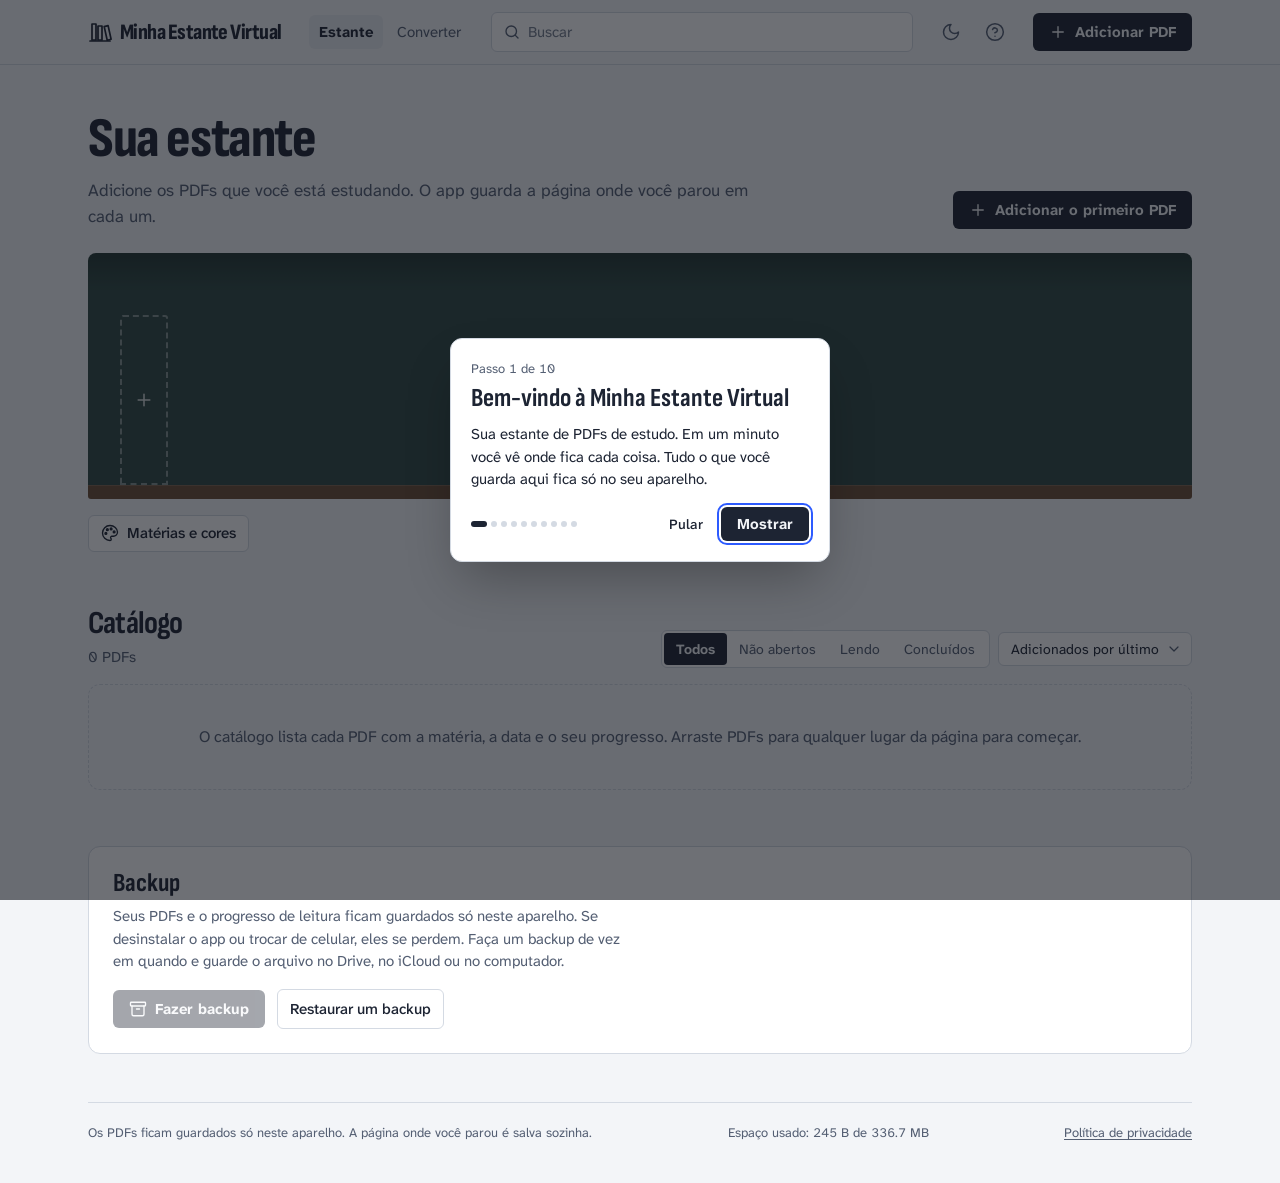
<file: index.html>
<!doctype html>
<html lang="pt-BR">
<head>
  <meta charset="utf-8" />
  <meta name="viewport" content="width=device-width, initial-scale=1, viewport-fit=cover" />
  <title>Minha Estante Virtual</title>
  <meta name="description" content="Sua estante de PDFs de estudo, com marcador de página e conversor de arquivos. Tudo fica salvo no seu aparelho." />

  <!-- Tema: "light dark" segue o sistema; "light"/"dark" é uma escolha manual salva -->
  <meta name="color-scheme" content="light dark" />
  <script>
    try {
      var t = (localStorage.getItem('studyshelf:theme') || '').replace(/"/g, '');
      if (t === 'light' || t === 'dark') document.querySelector('meta[name="color-scheme"]').content = t;
    } catch (e) {}
  </script>
  <meta name="theme-color" content="#f3f5f8" media="(prefers-color-scheme: light)" />
  <meta name="theme-color" content="#131821" media="(prefers-color-scheme: dark)" />

  <!-- App instalável: Android/Chrome usam o manifest; o iPhone usa as metas apple-* -->
  <link rel="manifest" href="./manifest.webmanifest" />
  <link rel="icon" type="image/png" sizes="192x192" href="./icons/icon-192.png" />
  <link rel="apple-touch-icon" href="./icons/apple-touch-icon.png" />
  <meta name="mobile-web-app-capable" content="yes" />
  <meta name="apple-mobile-web-app-capable" content="yes" />
  <meta name="apple-mobile-web-app-status-bar-style" content="default" />
  <meta name="apple-mobile-web-app-title" content="Minha Estante" />

  <link rel="stylesheet" href="./app-QDQ3NKWQ.css" />
  <script src="./vendor/pdf.min.js" integrity="sha384-/1qUCSGwTur9vjf/z9lmu/eCUYbpOTgSjmpbMQZ1/CtX2v/WcAIKqRv+U1DUCG6e"></script>
  <script defer src="./app-KMO3PMIP.js" integrity="sha384-W4nHNPe8ifDF3hk4KyrdIs7UCrK+WzRCNPFfvN2YhzIUEKnEKKd/jh9ORHpsULso"></script>
</head>
<body class="bg-paper text-ink font-sans">
  <div id="root">
    <div style="display:flex;height:100vh;align-items:center;justify-content:center;font-family:system-ui;color:#586275">Abrindo a estante…</div>
  </div>
  <noscript>Este aplicativo precisa de JavaScript habilitado.</noscript>
  <p class="sr-only">Avisos para leitores de tela</p>
  <div id="sr-live" class="sr-only" aria-live="polite"></div>
</body>
</html>
</file>
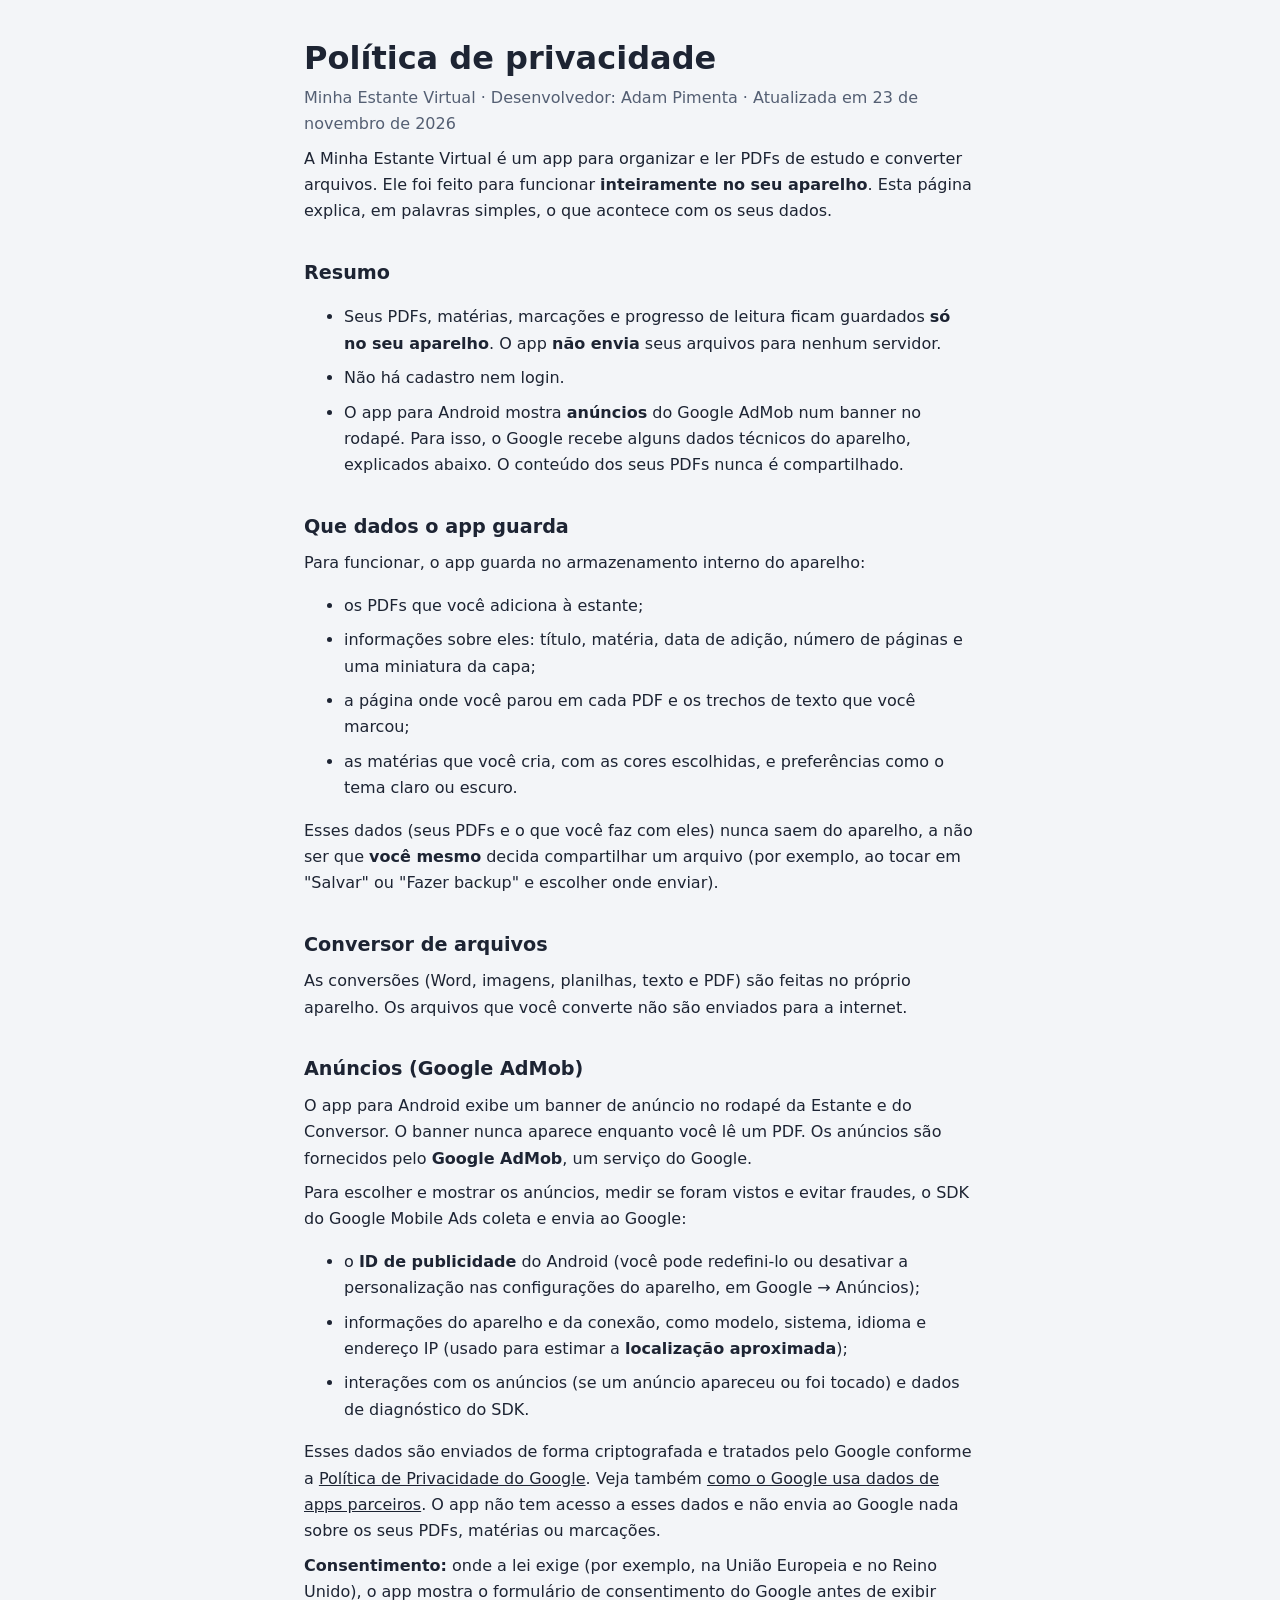
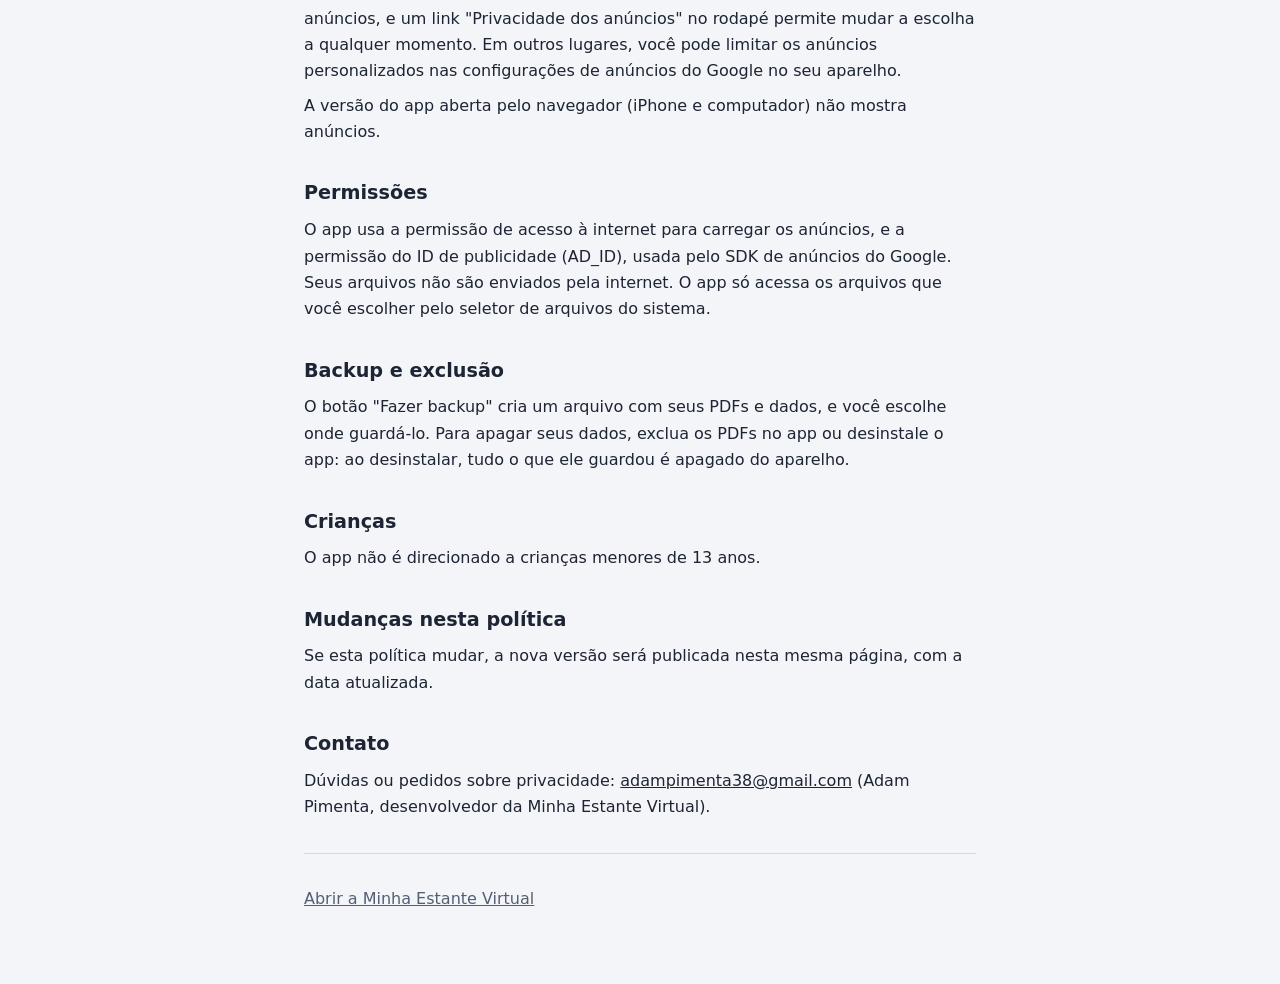
<file: privacidade.html>
<!doctype html>
<html lang="pt-BR">
<head>
  <meta charset="utf-8" />
  <meta name="viewport" content="width=device-width, initial-scale=1" />
  <meta name="color-scheme" content="light dark" />
  <title>Política de privacidade · Minha Estante Virtual</title>
  <style>
    :root { color-scheme: light dark; --bg: #f3f5f8; --fg: #1d2433; --muted: #545f73; --line: #d4dae3; }
    @media (prefers-color-scheme: dark) { :root { --bg: #131821; --fg: #e7eaf0; --muted: #9ea7b8; --line: #323b4b; } }
    body { margin: 0; background: var(--bg); color: var(--fg); font: 16px/1.65 system-ui, -apple-system, "Segoe UI", Roboto, sans-serif; }
    main { max-width: 42rem; margin: 0 auto; padding: 2.5rem 1rem 4rem; }
    h1 { font-size: 2rem; line-height: 1.15; margin: 0 0 .25rem; }
    h2 { font-size: 1.2rem; margin: 2rem 0 .5rem; }
    p, li { margin: .5rem 0; }
    .muted { color: var(--muted); }
    hr { border: 0; border-top: 1px solid var(--line); margin: 2rem 0; }
    a { color: inherit; }
  </style>
</head>
<body>
<main>
  <h1>Política de privacidade</h1>
  <p class="muted">Minha Estante Virtual · Desenvolvedor: Adam Pimenta · Atualizada em 23 de novembro de 2026</p>

  <p>A Minha Estante Virtual é um app para organizar e ler PDFs de estudo e converter arquivos.
     Ele foi feito para funcionar <strong>inteiramente no seu aparelho</strong>. Esta página explica, em palavras simples,
     o que acontece com os seus dados.</p>

  <h2>Resumo</h2>
  <ul>
    <li>Seus PDFs, matérias, marcações e progresso de leitura ficam guardados <strong>só no seu aparelho</strong>.
        O app <strong>não envia</strong> seus arquivos para nenhum servidor.</li>
    <li>Não há cadastro nem login.</li>
    <li>O app para Android mostra <strong>anúncios</strong> do Google AdMob num banner no rodapé.
        Para isso, o Google recebe alguns dados técnicos do aparelho, explicados abaixo. O conteúdo dos seus PDFs nunca é compartilhado.</li>
  </ul>

  <h2>Que dados o app guarda</h2>
  <p>Para funcionar, o app guarda no armazenamento interno do aparelho:</p>
  <ul>
    <li>os PDFs que você adiciona à estante;</li>
    <li>informações sobre eles: título, matéria, data de adição, número de páginas e uma miniatura da capa;</li>
    <li>a página onde você parou em cada PDF e os trechos de texto que você marcou;</li>
    <li>as matérias que você cria, com as cores escolhidas, e preferências como o tema claro ou escuro.</li>
  </ul>
  <p>Esses dados (seus PDFs e o que você faz com eles) nunca saem do aparelho, a não ser que <strong>você mesmo</strong> decida compartilhar um arquivo
     (por exemplo, ao tocar em "Salvar" ou "Fazer backup" e escolher onde enviar).</p>

  <h2>Conversor de arquivos</h2>
  <p>As conversões (Word, imagens, planilhas, texto e PDF) são feitas no próprio aparelho.
     Os arquivos que você converte não são enviados para a internet.</p>

  <h2>Anúncios (Google AdMob)</h2>
  <p>O app para Android exibe um banner de anúncio no rodapé da Estante e do Conversor. O banner nunca aparece
     enquanto você lê um PDF. Os anúncios são fornecidos pelo <strong>Google AdMob</strong>, um serviço do Google.</p>
  <p>Para escolher e mostrar os anúncios, medir se foram vistos e evitar fraudes, o SDK do Google Mobile Ads coleta e envia ao Google:</p>
  <ul>
    <li>o <strong>ID de publicidade</strong> do Android (você pode redefini-lo ou desativar a personalização nas configurações do aparelho, em Google → Anúncios);</li>
    <li>informações do aparelho e da conexão, como modelo, sistema, idioma e endereço IP (usado para estimar a <strong>localização aproximada</strong>);</li>
    <li>interações com os anúncios (se um anúncio apareceu ou foi tocado) e dados de diagnóstico do SDK.</li>
  </ul>
  <p>Esses dados são enviados de forma criptografada e tratados pelo Google conforme a
     <a href="https://policies.google.com/privacy" rel="noopener">Política de Privacidade do Google</a>.
     Veja também <a href="https://policies.google.com/technologies/partner-sites" rel="noopener">como o Google usa dados de apps parceiros</a>.
     O app não tem acesso a esses dados e não envia ao Google nada sobre os seus PDFs, matérias ou marcações.</p>
  <p><strong>Consentimento:</strong> onde a lei exige (por exemplo, na União Europeia e no Reino Unido), o app mostra o formulário de
     consentimento do Google antes de exibir anúncios, e um link "Privacidade dos anúncios" no rodapé permite mudar a escolha a qualquer momento.
     Em outros lugares, você pode limitar os anúncios personalizados nas configurações de anúncios do Google no seu aparelho.</p>
  <p>A versão do app aberta pelo navegador (iPhone e computador) não mostra anúncios.</p>

  <h2>Permissões</h2>
  <p>O app usa a permissão de acesso à internet para carregar os anúncios, e a permissão do ID de publicidade (AD_ID), usada pelo SDK de anúncios do Google.
     Seus arquivos não são enviados pela internet. O app só acessa os arquivos que você escolher pelo seletor de arquivos do sistema.</p>

  <h2>Backup e exclusão</h2>
  <p>O botão "Fazer backup" cria um arquivo com seus PDFs e dados, e você escolhe onde guardá-lo.
     Para apagar seus dados, exclua os PDFs no app ou desinstale o app: ao desinstalar, tudo o que ele guardou é apagado do aparelho.</p>

  <h2>Crianças</h2>
  <p>O app não é direcionado a crianças menores de 13 anos.</p>

  <h2>Mudanças nesta política</h2>
  <p>Se esta política mudar, a nova versão será publicada nesta mesma página, com a data atualizada.</p>

  <h2>Contato</h2>
  <p>Dúvidas ou pedidos sobre privacidade: <a href="mailto:adampimenta38@gmail.com">adampimenta38@gmail.com</a> (Adam Pimenta, desenvolvedor da Minha Estante Virtual).</p>

  <hr />
  <p class="muted"><a href="./">Abrir a Minha Estante Virtual</a></p>
</main>
</body>
</html>
</file>
<file: app-QDQ3NKWQ.css>
@font-face{font-family:Sofia Sans Condensed;font-style:normal;font-display:swap;font-weight:500;src:url("./fonts/sofia-sans-condensed-latin-500-normal-YVFYUEAA.woff2") format("woff2"),url("./fonts/sofia-sans-condensed-latin-500-normal-WGXWJX6C.woff") format("woff")}@font-face{font-family:Sofia Sans Condensed;font-style:normal;font-display:swap;font-weight:600;src:url("./fonts/sofia-sans-condensed-latin-600-normal-QVVHUKLV.woff2") format("woff2"),url("./fonts/sofia-sans-condensed-latin-600-normal-MYMBD54Z.woff") format("woff")}@font-face{font-family:Sofia Sans Condensed;font-style:normal;font-display:swap;font-weight:700;src:url("./fonts/sofia-sans-condensed-latin-700-normal-CB3JV3RO.woff2") format("woff2"),url("./fonts/sofia-sans-condensed-latin-700-normal-WTJ4OAGL.woff") format("woff")}@font-face{font-family:Sofia Sans Condensed;font-style:normal;font-display:swap;font-weight:800;src:url("./fonts/sofia-sans-condensed-latin-800-normal-X5XIRJOZ.woff2") format("woff2"),url("./fonts/sofia-sans-condensed-latin-800-normal-4KVBNP4C.woff") format("woff")}@font-face{font-family:Sofia Sans Condensed;font-style:normal;font-display:swap;font-weight:700;src:url("./fonts/sofia-sans-condensed-latin-ext-700-normal-7J2FKXD2.woff2") format("woff2"),url("./fonts/sofia-sans-condensed-latin-ext-700-normal-3FLWSO72.woff") format("woff")}@font-face{font-family:Atkinson Hyperlegible Next;font-style:normal;font-display:swap;font-weight:400;src:url("./fonts/atkinson-hyperlegible-next-latin-400-normal-XD2DM5SQ.woff2") format("woff2"),url("./fonts/atkinson-hyperlegible-next-latin-400-normal-T2TIKS3B.woff") format("woff")}@font-face{font-family:Atkinson Hyperlegible Next;font-style:normal;font-display:swap;font-weight:500;src:url("./fonts/atkinson-hyperlegible-next-latin-500-normal-HSKVGJQV.woff2") format("woff2"),url("./fonts/atkinson-hyperlegible-next-latin-500-normal-KMFNKJL7.woff") format("woff")}@font-face{font-family:Atkinson Hyperlegible Next;font-style:normal;font-display:swap;font-weight:700;src:url("./fonts/atkinson-hyperlegible-next-latin-700-normal-U2M2LX7A.woff2") format("woff2"),url("./fonts/atkinson-hyperlegible-next-latin-700-normal-XRIDMOST.woff") format("woff")}@font-face{font-family:Atkinson Hyperlegible Next;font-style:normal;font-display:swap;font-weight:400;src:url("./fonts/atkinson-hyperlegible-next-latin-ext-400-normal-RX4DU7WU.woff2") format("woff2"),url("./fonts/atkinson-hyperlegible-next-latin-ext-400-normal-6Z4N5DRF.woff") format("woff")}*,:after,:before{box-sizing:border-box;border:0 solid #e5e7eb}:after,:before{--tw-content:""}:host,html{line-height:1.5;-webkit-text-size-adjust:100%;-moz-tab-size:4;-o-tab-size:4;tab-size:4;font-family:Atkinson Hyperlegible Next,system-ui,sans-serif;font-feature-settings:normal;font-variation-settings:normal;-webkit-tap-highlight-color:transparent}body{margin:0;line-height:inherit}hr{height:0;color:inherit;border-top-width:1px}abbr:where([title]){-webkit-text-decoration:underline dotted;text-decoration:underline dotted}h1,h2,h3,h4,h5,h6{font-size:inherit;font-weight:inherit}a{color:inherit;text-decoration:inherit}b,strong{font-weight:bolder}code,kbd,pre,samp{font-family:ui-monospace,SFMono-Regular,Menlo,Monaco,Consolas,Liberation Mono,Courier New,monospace;font-feature-settings:normal;font-variation-settings:normal;font-size:1em}small{font-size:80%}sub,sup{font-size:75%;line-height:0;position:relative;vertical-align:initial}sub{bottom:-.25em}sup{top:-.5em}table{text-indent:0;border-color:inherit;border-collapse:collapse}button,input,optgroup,select,textarea{font-family:inherit;font-feature-settings:inherit;font-variation-settings:inherit;font-size:100%;font-weight:inherit;line-height:inherit;letter-spacing:inherit;color:inherit;margin:0;padding:0}button,select{text-transform:none}button,input:where([type=button]),input:where([type=reset]),input:where([type=submit]){-webkit-appearance:button;background-color:initial;background-image:none}:-moz-focusring{outline:auto}:-moz-ui-invalid{box-shadow:none}progress{vertical-align:initial}::-webkit-inner-spin-button,::-webkit-outer-spin-button{height:auto}[type=search]{-webkit-appearance:textfield;outline-offset:-2px}::-webkit-search-decoration{-webkit-appearance:none}::-webkit-file-upload-button{-webkit-appearance:button;font:inherit}summary{display:list-item}blockquote,dd,dl,figure,h1,h2,h3,h4,h5,h6,hr,p,pre{margin:0}fieldset{margin:0}fieldset,legend{padding:0}menu,ol,ul{list-style:none;margin:0;padding:0}dialog{padding:0}textarea{resize:vertical}input::-moz-placeholder,textarea::-moz-placeholder{opacity:1;color:#9ca3af}input::placeholder,textarea::placeholder{opacity:1;color:#9ca3af}[role=button],button{cursor:pointer}:disabled{cursor:default}audio,canvas,embed,iframe,img,object,svg,video{display:block;vertical-align:middle}img,video{max-width:100%;height:auto}[hidden]{display:none}*,::backdrop,:after,:before{--tw-border-spacing-x:0;--tw-border-spacing-y:0;--tw-translate-x:0;--tw-translate-y:0;--tw-rotate:0;--tw-skew-x:0;--tw-skew-y:0;--tw-scale-x:1;--tw-scale-y:1;--tw-pan-x: ;--tw-pan-y: ;--tw-pinch-zoom: ;--tw-scroll-snap-strictness:proximity;--tw-gradient-from-position: ;--tw-gradient-via-position: ;--tw-gradient-to-position: ;--tw-ordinal: ;--tw-slashed-zero: ;--tw-numeric-figure: ;--tw-numeric-spacing: ;--tw-numeric-fraction: ;--tw-ring-inset: ;--tw-ring-offset-width:0px;--tw-ring-offset-color:#fff;--tw-ring-color:#3b82f680;--tw-ring-offset-shadow:0 0 #0000;--tw-ring-shadow:0 0 #0000;--tw-shadow:0 0 #0000;--tw-shadow-colored:0 0 #0000;--tw-blur: ;--tw-brightness: ;--tw-contrast: ;--tw-grayscale: ;--tw-hue-rotate: ;--tw-invert: ;--tw-saturate: ;--tw-sepia: ;--tw-drop-shadow: ;--tw-backdrop-blur: ;--tw-backdrop-brightness: ;--tw-backdrop-contrast: ;--tw-backdrop-grayscale: ;--tw-backdrop-hue-rotate: ;--tw-backdrop-invert: ;--tw-backdrop-opacity: ;--tw-backdrop-saturate: ;--tw-backdrop-sepia: ;--tw-contain-size: ;--tw-contain-layout: ;--tw-contain-paint: ;--tw-contain-style: }.container{width:100%}@media (min-width:640px){.container{max-width:640px}}@media (min-width:768px){.container{max-width:768px}}@media (min-width:1024px){.container{max-width:1024px}}@media (min-width:1280px){.container{max-width:1280px}}@media (min-width:1536px){.container{max-width:1536px}}.sr-only{position:absolute;width:1px;height:1px;padding:0;margin:-1px;overflow:hidden;clip:rect(0,0,0,0);white-space:nowrap;border-width:0}.pointer-events-none{pointer-events:none}.pointer-events-auto{pointer-events:auto}.\!visible{visibility:visible!important}.visible{visibility:visible}.invisible{visibility:hidden}.fixed{position:fixed}.absolute{position:absolute}.relative{position:relative}.sticky{position:sticky}.inset-0{inset:0}.inset-auto{inset:auto}.inset-x-0{left:0;right:0}.-right-0\.5{right:-.125rem}.-top-0\.5{top:-.125rem}.-top-4{top:-1rem}.bottom-0{bottom:0}.bottom-2{bottom:.5rem}.bottom-8{bottom:2rem}.bottom-\[calc\(1rem\+env\(safe-area-inset-bottom\)\)\]{bottom:calc(1rem + env(safe-area-inset-bottom))}.bottom-\[calc\(1rem\+env\(safe-area-inset-bottom\)\+var\(--ad-h\,0px\)\)\]{bottom:calc(1rem + env(safe-area-inset-bottom) + var(--ad-h,0px))}.left-0{left:0}.left-3{left:.75rem}.left-4{left:1rem}.right-2\.5{right:.625rem}.right-4{right:1rem}.right-\[22\%\]{right:22%}.top-0{top:0}.top-1\/2{top:50%}.top-3{top:.75rem}.top-7{top:1.75rem}.top-\[17px\]{top:17px}.z-20{z-index:20}.z-30{z-index:30}.z-\[1\]{z-index:1}.z-\[3\]{z-index:3}.z-\[60\]{z-index:60}.z-\[65\]{z-index:65}.col-span-2{grid-column:span 2/span 2}.col-start-2{grid-column-start:2}.col-start-3{grid-column-start:3}.row-span-2{grid-row:span 2/span 2}.m-0{margin:0}.m-auto{margin:auto}.-mx-1\.5{margin-left:-.375rem;margin-right:-.375rem}.-my-1{margin-top:-.25rem;margin-bottom:-.25rem}.mx-1{margin-left:.25rem;margin-right:.25rem}.mx-auto{margin-left:auto;margin-right:auto}.my-3{margin-top:.75rem;margin-bottom:.75rem}.mb-0{margin-bottom:0}.mb-1{margin-bottom:.25rem}.mb-1\.5{margin-bottom:.375rem}.mb-2{margin-bottom:.5rem}.mb-3{margin-bottom:.75rem}.mb-4{margin-bottom:1rem}.mb-6{margin-bottom:1.5rem}.mb-8{margin-bottom:2rem}.ml-12{margin-left:3rem}.ml-3{margin-left:.75rem}.ml-4{margin-left:1rem}.ml-auto{margin-left:auto}.mr-auto{margin-right:auto}.mt-0\.5{margin-top:.125rem}.mt-1{margin-top:.25rem}.mt-1\.5{margin-top:.375rem}.mt-10{margin-top:2.5rem}.mt-12{margin-top:3rem}.mt-14{margin-top:3.5rem}.mt-2{margin-top:.5rem}.mt-3{margin-top:.75rem}.mt-4{margin-top:1rem}.mt-5{margin-top:1.25rem}.mt-6{margin-top:1.5rem}.mt-7{margin-top:1.75rem}.mt-auto{margin-top:auto}.box-content{box-sizing:initial}.line-clamp-4{overflow:hidden;display:-webkit-box;-webkit-box-orient:vertical;-webkit-line-clamp:4}.block{display:block}.inline{display:inline}.flex{display:flex}.inline-flex{display:inline-flex}.table{display:table}.grid{display:grid}.hidden{display:none}.h-1{height:.25rem}.h-1\.5{height:.375rem}.h-11{height:2.75rem}.h-14{height:3.5rem}.h-16{height:4rem}.h-3{height:.75rem}.h-3\.5{height:.875rem}.h-4{height:1rem}.h-5{height:1.25rem}.h-6{height:1.5rem}.h-7{height:1.75rem}.h-8{height:2rem}.h-9{height:2.25rem}.h-\[170px\]{height:170px}.h-\[18px\]{height:18px}.h-\[232px\]{height:232px}.h-\[52px\]{height:52px}.h-full{height:100%}.h-px{height:1px}.max-h-\[72\%\]{max-height:72%}.max-h-\[92vh\]{max-height:92vh}.max-h-none{max-height:none}.min-h-0{min-height:0}.min-h-screen{min-height:100vh}.w-1\.5{width:.375rem}.w-10{width:2.5rem}.w-12{width:3rem}.w-14{width:3.5rem}.w-2{width:.5rem}.w-2\.5{width:.625rem}.w-3\.5{width:.875rem}.w-4{width:1rem}.w-40{width:10rem}.w-5{width:1.25rem}.w-6{width:1.5rem}.w-7{width:1.75rem}.w-8{width:2rem}.w-9{width:2.25rem}.w-\[100px\]{width:100px}.w-\[18px\]{width:18px}.w-\[5px\]{width:5px}.w-auto{width:auto}.w-full{width:100%}.w-max{width:-moz-max-content;width:max-content}.min-w-0{min-width:0}.min-w-\[16px\]{min-width:16px}.min-w-\[180px\]{min-width:180px}.min-w-full{min-width:100%}.max-w-2xl{max-width:42rem}.max-w-3xl{max-width:48rem}.max-w-6xl{max-width:72rem}.max-w-full{max-width:100%}.max-w-md{max-width:28rem}.max-w-none{max-width:none}.max-w-prose{max-width:65ch}.max-w-sm{max-width:24rem}.max-w-xl{max-width:36rem}.flex-1{flex:1 1 0%}.shrink-0{flex-shrink:0}.-translate-y-1\/2{--tw-translate-y:-50%}.-translate-y-1\/2,.transform{transform:translate(var(--tw-translate-x),var(--tw-translate-y)) rotate(var(--tw-rotate)) skew(var(--tw-skew-x)) skewY(var(--tw-skew-y)) scaleX(var(--tw-scale-x)) scaleY(var(--tw-scale-y))}@keyframes pop{0%{opacity:0;transform:translateY(10px)}to{opacity:1;transform:none}}.animate-pop{animation:pop .2s cubic-bezier(.2,.8,.2,1)}@keyframes rise{0%{opacity:0;transform:translateY(8px)}to{opacity:1;transform:none}}.animate-rise{animation:rise .2s ease-out}.cursor-pointer{cursor:pointer}.resize{resize:both}.scroll-mt-20{scroll-margin-top:5rem}.appearance-none{-webkit-appearance:none;-moz-appearance:none;appearance:none}.grid-cols-1{grid-template-columns:repeat(1,minmax(0,1fr))}.grid-cols-2{grid-template-columns:repeat(2,minmax(0,1fr))}.grid-cols-\[40px_minmax\(0\,1fr\)_116px_56px_210px_176px\]{grid-template-columns:40px minmax(0,1fr) 116px 56px 210px 176px}.grid-cols-\[40px_minmax\(0\,1fr\)_auto\]{grid-template-columns:40px minmax(0,1fr) auto}.flex-col{flex-direction:column}.flex-wrap{flex-wrap:wrap}.items-start{align-items:flex-start}.items-end{align-items:flex-end}.items-center{align-items:center}.justify-end{justify-content:flex-end}.justify-center{justify-content:center}.justify-between{justify-content:space-between}.gap-0\.5{gap:.125rem}.gap-1{gap:.25rem}.gap-1\.5{gap:.375rem}.gap-2{gap:.5rem}.gap-2\.5{gap:.625rem}.gap-3{gap:.75rem}.gap-4{gap:1rem}.gap-5{gap:1.25rem}.gap-\[3px\]{gap:3px}.gap-x-10{-moz-column-gap:2.5rem;column-gap:2.5rem}.gap-x-4{-moz-column-gap:1rem;column-gap:1rem}.gap-x-5{-moz-column-gap:1.25rem;column-gap:1.25rem}.gap-x-6{-moz-column-gap:1.5rem;column-gap:1.5rem}.gap-x-8{-moz-column-gap:2rem;column-gap:2rem}.gap-y-1{row-gap:.25rem}.gap-y-2{row-gap:.5rem}.gap-y-3{row-gap:.75rem}.gap-y-4{row-gap:1rem}.space-y-1\.5>:not([hidden])~:not([hidden]){--tw-space-y-reverse:0;margin-top:calc(.375rem*(1 - var(--tw-space-y-reverse)));margin-bottom:calc(.375rem*var(--tw-space-y-reverse))}.space-y-3>:not([hidden])~:not([hidden]){--tw-space-y-reverse:0;margin-top:calc(.75rem*(1 - var(--tw-space-y-reverse)));margin-bottom:calc(.75rem*var(--tw-space-y-reverse))}.space-y-4>:not([hidden])~:not([hidden]){--tw-space-y-reverse:0;margin-top:calc(1rem*(1 - var(--tw-space-y-reverse)));margin-bottom:calc(1rem*var(--tw-space-y-reverse))}.space-y-5>:not([hidden])~:not([hidden]){--tw-space-y-reverse:0;margin-top:calc(1.25rem*(1 - var(--tw-space-y-reverse)));margin-bottom:calc(1.25rem*var(--tw-space-y-reverse))}.divide-y>:not([hidden])~:not([hidden]){--tw-divide-y-reverse:0;border-top-width:calc(1px*(1 - var(--tw-divide-y-reverse)));border-bottom-width:calc(1px*var(--tw-divide-y-reverse))}.divide-line>:not([hidden])~:not([hidden]){--tw-divide-opacity:1;border-color:rgb(var(--line)/var(--tw-divide-opacity))}.self-center{align-self:center}.self-stretch{align-self:stretch}.overflow-auto{overflow:auto}.overflow-hidden{overflow:hidden}.overflow-visible{overflow:visible}.overflow-x-auto{overflow-x:auto}.overflow-y-auto{overflow-y:auto}.overscroll-contain{overscroll-behavior:contain}.truncate{overflow:hidden;text-overflow:ellipsis}.truncate,.whitespace-nowrap{white-space:nowrap}.rounded{border-radius:.25rem}.rounded-\[1px\]{border-radius:1px}.rounded-\[2px\]{border-radius:2px}.rounded-\[3px\]{border-radius:3px}.rounded-\[4px\]{border-radius:4px}.rounded-full{border-radius:9999px}.rounded-lg{border-radius:.5rem}.rounded-md{border-radius:.375rem}.rounded-xl{border-radius:.75rem}.rounded-b-\[1px\]{border-bottom-right-radius:1px;border-bottom-left-radius:1px}.rounded-b-\[3px\]{border-bottom-right-radius:3px;border-bottom-left-radius:3px}.rounded-t-\[3px\]{border-top-left-radius:3px;border-top-right-radius:3px}.rounded-t-lg{border-top-left-radius:.5rem;border-top-right-radius:.5rem}.rounded-t-xl{border-top-left-radius:.75rem;border-top-right-radius:.75rem}.border{border-width:1px}.border-0{border-width:0}.border-2{border-width:2px}.border-y{border-top-width:1px}.border-b,.border-y{border-bottom-width:1px}.border-l-4{border-left-width:4px}.border-t{border-top-width:1px}.border-dashed{border-style:dashed}.border-black\/10{border-color:#0000001a}.border-danger{--tw-border-opacity:1;border-color:rgb(var(--danger)/var(--tw-border-opacity))}.border-hl{--tw-border-opacity:1;border-color:rgb(var(--hl)/var(--tw-border-opacity))}.border-ink{--tw-border-opacity:1;border-color:rgb(var(--ink)/var(--tw-border-opacity))}.border-line{--tw-border-opacity:1;border-color:rgb(var(--line)/var(--tw-border-opacity))}.border-muted\/60{border-color:rgb(var(--muted)/.6)}.border-white\/40{border-color:#fff6}.bg-\[rgb\(14_18_25\/\.6\)\]{background-color:#0e121999}.bg-danger{--tw-bg-opacity:1;background-color:rgb(var(--danger)/var(--tw-bg-opacity))}.bg-danger\/10{background-color:rgb(var(--danger)/.1)}.bg-danger\/15{background-color:rgb(var(--danger)/.15)}.bg-hl{--tw-bg-opacity:1;background-color:rgb(var(--hl)/var(--tw-bg-opacity))}.bg-hl\/15{background-color:rgb(var(--hl)/.15)}.bg-hl\/25{background-color:rgb(var(--hl)/.25)}.bg-hl\/30{background-color:rgb(var(--hl)/.3)}.bg-ink{--tw-bg-opacity:1;background-color:rgb(var(--ink)/var(--tw-bg-opacity))}.bg-ledge{--tw-bg-opacity:1;background-color:rgb(var(--ledge)/var(--tw-bg-opacity))}.bg-line{--tw-bg-opacity:1;background-color:rgb(var(--line)/var(--tw-bg-opacity))}.bg-paper{--tw-bg-opacity:1;background-color:rgb(var(--paper)/var(--tw-bg-opacity))}.bg-paper\/85{background-color:rgb(var(--paper)/.85)}.bg-paper\/90{background-color:rgb(var(--paper)/.9)}.bg-sunk{--tw-bg-opacity:1;background-color:rgb(var(--sunk)/var(--tw-bg-opacity))}.bg-sunk\/60{background-color:rgb(var(--sunk)/.6)}.bg-surface{--tw-bg-opacity:1;background-color:rgb(var(--surface)/var(--tw-bg-opacity))}.bg-surface\/90{background-color:rgb(var(--surface)/.9)}.bg-transparent{background-color:initial}.bg-white{--tw-bg-opacity:1;background-color:rgb(255 255 255/var(--tw-bg-opacity))}.bg-white\/60{background-color:#fff9}.object-cover{-o-object-fit:cover;object-fit:cover}.object-top{-o-object-position:top;object-position:top}.p-0{padding:0}.p-0\.5{padding:.125rem}.p-5{padding:1.25rem}.p-6{padding:1.5rem}.\!px-2{padding-left:.5rem!important;padding-right:.5rem!important}.\!px-2\.5{padding-left:.625rem!important;padding-right:.625rem!important}.\!px-3{padding-left:.75rem!important;padding-right:.75rem!important}.\!px-8{padding-left:2rem!important;padding-right:2rem!important}.\!py-1{padding-top:.25rem!important;padding-bottom:.25rem!important}.\!py-1\.5{padding-top:.375rem!important;padding-bottom:.375rem!important}.\!py-3{padding-top:.75rem!important;padding-bottom:.75rem!important}.px-1{padding-left:.25rem;padding-right:.25rem}.px-1\.5{padding-left:.375rem;padding-right:.375rem}.px-10{padding-left:2.5rem;padding-right:2.5rem}.px-2{padding-left:.5rem;padding-right:.5rem}.px-3{padding-left:.75rem;padding-right:.75rem}.px-4{padding-left:1rem;padding-right:1rem}.px-5{padding-left:1.25rem;padding-right:1.25rem}.px-6{padding-left:1.5rem;padding-right:1.5rem}.py-0\.5{padding-top:.125rem;padding-bottom:.125rem}.py-1{padding-top:.25rem;padding-bottom:.25rem}.py-1\.5{padding-top:.375rem;padding-bottom:.375rem}.py-10{padding-top:2.5rem;padding-bottom:2.5rem}.py-14{padding-top:3.5rem;padding-bottom:3.5rem}.py-16{padding-top:4rem;padding-bottom:4rem}.py-2{padding-top:.5rem;padding-bottom:.5rem}.py-2\.5{padding-top:.625rem;padding-bottom:.625rem}.py-3{padding-top:.75rem;padding-bottom:.75rem}.py-4{padding-top:1rem;padding-bottom:1rem}.py-5{padding-top:1.25rem;padding-bottom:1.25rem}.py-8{padding-top:2rem;padding-bottom:2rem}.py-\[6px\]{padding-top:6px;padding-bottom:6px}.pb-2{padding-bottom:.5rem}.pb-3{padding-bottom:.75rem}.pb-36{padding-bottom:9rem}.pb-5{padding-bottom:1.25rem}.pb-\[calc\(2\.5rem\+var\(--ad-h\,0px\)\)\]{padding-bottom:calc(2.5rem + var(--ad-h,0px))}.pb-\[env\(safe-area-inset-bottom\)\]{padding-bottom:env(safe-area-inset-bottom)}.pl-12{padding-left:3rem}.pl-3{padding-left:.75rem}.pl-4{padding-left:1rem}.pl-9{padding-left:2.25rem}.pr-1{padding-right:.25rem}.pr-3{padding-right:.75rem}.pr-8{padding-right:2rem}.pt-3{padding-top:.75rem}.pt-4{padding-top:1rem}.pt-5{padding-top:1.25rem}.pt-8{padding-top:2rem}.pt-9{padding-top:2.25rem}.pt-\[env\(safe-area-inset-top\)\]{padding-top:env(safe-area-inset-top)}.text-left{text-align:left}.text-center{text-align:center}.font-display{font-family:Sofia Sans Condensed,Arial Narrow,sans-serif}.\!text-\[17px\]{font-size:17px!important}.text-2xl{font-size:1.5rem;line-height:2rem}.text-\[10px\]{font-size:10px}.text-\[12px\]{font-size:12px}.text-\[13px\]{font-size:13px}.text-\[14px\]{font-size:14px}.text-\[15px\]{font-size:15px}.text-\[17px\]{font-size:17px}.text-\[22px\]{font-size:22px}.text-\[26px\]{font-size:26px}.text-\[30px\]{font-size:30px}.text-\[32px\]{font-size:32px}.text-\[44px\]{font-size:44px}.text-base{font-size:1rem;line-height:1.5rem}.text-lg{font-size:1.125rem;line-height:1.75rem}.text-sm{font-size:.875rem;line-height:1.25rem}.text-xl{font-size:1.25rem;line-height:1.75rem}.font-bold{font-weight:700}.font-extrabold{font-weight:800}.font-medium{font-weight:500}.font-normal{font-weight:400}.font-semibold{font-weight:600}.tabular-nums{--tw-numeric-spacing:tabular-nums;font-variant-numeric:var(--tw-ordinal) var(--tw-slashed-zero) var(--tw-numeric-figure) var(--tw-numeric-spacing) var(--tw-numeric-fraction)}.leading-4{line-height:1rem}.leading-\[0\.95\]{line-height:.95}.leading-none{line-height:1}.leading-snug{line-height:1.375}.leading-tight{line-height:1.25}.tracking-tight{letter-spacing:-.025em}.tracking-wide{letter-spacing:.025em}.\!text-ink{--tw-text-opacity:1!important;color:rgb(var(--ink)/var(--tw-text-opacity))!important}.text-\[\#1d2433\]{--tw-text-opacity:1;color:rgb(29 36 51/var(--tw-text-opacity))}.text-\[\#586275\]{--tw-text-opacity:1;color:rgb(88 98 117/var(--tw-text-opacity))}.text-danger{--tw-text-opacity:1;color:rgb(var(--danger)/var(--tw-text-opacity))}.text-ink{--tw-text-opacity:1;color:rgb(var(--ink)/var(--tw-text-opacity))}.text-muted{--tw-text-opacity:1;color:rgb(var(--muted)/var(--tw-text-opacity))}.text-paper{--tw-text-opacity:1;color:rgb(var(--paper)/var(--tw-text-opacity))}.text-white{--tw-text-opacity:1;color:rgb(255 255 255/var(--tw-text-opacity))}.text-white\/80{color:#fffc}.underline{text-decoration-line:underline}.underline-offset-2{text-underline-offset:2px}.opacity-55{opacity:.55}.opacity-70{opacity:.7}.opacity-80{opacity:.8}.mix-blend-multiply{mix-blend-mode:multiply}.shadow-2xl{--tw-shadow:0 25px 50px -12px #00000040;--tw-shadow-colored:0 25px 50px -12px var(--tw-shadow-color)}.shadow-2xl,.shadow-lg{box-shadow:var(--tw-ring-offset-shadow,0 0 #0000),var(--tw-ring-shadow,0 0 #0000),var(--tw-shadow)}.shadow-lg{--tw-shadow:0 10px 15px -3px #0000001a,0 4px 6px -4px #0000001a;--tw-shadow-colored:0 10px 15px -3px var(--tw-shadow-color),0 4px 6px -4px var(--tw-shadow-color)}.shadow-black\/15{--tw-shadow-color:#00000026;--tw-shadow:var(--tw-shadow-colored)}.shadow-black\/20{--tw-shadow-color:#0003;--tw-shadow:var(--tw-shadow-colored)}.shadow-black\/25{--tw-shadow-color:#00000040;--tw-shadow:var(--tw-shadow-colored)}.shadow-black\/30{--tw-shadow-color:#0000004d;--tw-shadow:var(--tw-shadow-colored)}.outline{outline-style:solid}.blur{--tw-blur:blur(8px)}.blur,.filter{filter:var(--tw-blur) var(--tw-brightness) var(--tw-contrast) var(--tw-grayscale) var(--tw-hue-rotate) var(--tw-invert) var(--tw-saturate) var(--tw-sepia) var(--tw-drop-shadow)}.backdrop-blur{--tw-backdrop-blur:blur(8px);-webkit-backdrop-filter:var(--tw-backdrop-blur) var(--tw-backdrop-brightness) var(--tw-backdrop-contrast) var(--tw-backdrop-grayscale) var(--tw-backdrop-hue-rotate) var(--tw-backdrop-invert) var(--tw-backdrop-opacity) var(--tw-backdrop-saturate) var(--tw-backdrop-sepia);backdrop-filter:var(--tw-backdrop-blur) var(--tw-backdrop-brightness) var(--tw-backdrop-contrast) var(--tw-backdrop-grayscale) var(--tw-backdrop-hue-rotate) var(--tw-backdrop-invert) var(--tw-backdrop-opacity) var(--tw-backdrop-saturate) var(--tw-backdrop-sepia)}.transition-\[height\]{transition-property:height;transition-timing-function:cubic-bezier(.4,0,.2,1);transition-duration:.15s}.transition-all{transition-property:all;transition-timing-function:cubic-bezier(.4,0,.2,1);transition-duration:.15s}.transition-colors{transition-property:color,background-color,border-color,text-decoration-color,fill,stroke;transition-timing-function:cubic-bezier(.4,0,.2,1);transition-duration:.15s}.duration-500{transition-duration:.5s}.\[scrollbar-width\:none\]{scrollbar-width:none}:root{color-scheme:light dark;--paper:243 245 248;--surface:255 255 255;--sunk:232 236 241;--ink:29 36 51;--muted:84 95 115;--line:212 218 227;--shelf:47 74 67;--ledge:107 79 53;--hl:242 213 60;--danger:176 50 44;--focus:#2d5bff}@media (prefers-color-scheme:dark){:root:not(:has(>head>meta[name=color-scheme][content=light])){--paper:19 24 33;--surface:27 33 44;--sunk:14 18 25;--ink:231 234 240;--muted:158 167 184;--line:50 59 75;--shelf:31 52 46;--ledge:78 58 40;--hl:234 204 62;--danger:236 110 102;--focus:#93abff}}:root:has(>head>meta[name=color-scheme][content=dark]){color-scheme:dark;--paper:19 24 33;--surface:27 33 44;--sunk:14 18 25;--ink:231 234 240;--muted:158 167 184;--line:50 59 75;--shelf:31 52 46;--ledge:78 58 40;--hl:234 204 62;--danger:236 110 102;--focus:#93abff}:root:has(>head>meta[name=color-scheme][content=light]){color-scheme:light}body{-webkit-font-smoothing:antialiased;font-size:16px;line-height:1.5}:focus-visible{outline:2px solid var(--focus);outline-offset:2px}::-moz-selection{background:rgb(var(--hl)/.55);color:#1d2433}::selection{background:rgb(var(--hl)/.55);color:#1d2433}dialog:modal{overscroll-behavior:contain}dialog::backdrop{overflow:hidden;overscroll-behavior:contain;background:#0e12198c}.shelf-back{background:linear-gradient(180deg,#00000047,#0000 38px),rgb(var(--shelf))}.ledge{box-shadow:inset 0 1px #ffffff1f,0 8px 12px -8px #0000008c}.spine{box-shadow:inset -3px 0 #00000024,inset 2px 0 #ffffff1a;transition:translate .18s ease-out}.spine:focus-visible,.spine:hover{translate:0 -8px}.spine{background:var(--spine);color:var(--spine-ink)}@supports (color:contrast-color(red)){.spine{color:contrast-color(var(--spine))}}.spine-line{background:currentColor;opacity:.35}.spine:focus-visible{outline-color:rgb(var(--hl));outline-offset:3px}.spine-title{writing-mode:vertical-rl;white-space:nowrap;overflow:hidden;text-overflow:ellipsis;max-height:100%}.spine-title.wrap{white-space:normal;text-overflow:clip;line-height:1.05}.bookmark{clip-path:polygon(0 0,50% 22%,100% 0,100% 100%,0 100%)}.shelf-scroll{scrollbar-width:thin;scrollbar-color:#ffffff4d #0000}.filename{display:flex;white-space:nowrap;min-width:0}.filename>span{overflow:hidden;text-overflow:ellipsis}input[type=checkbox],input[type=radio]{accent-color:rgb(var(--ink))}@supports not selector(:popover-open){.toast-region{position:fixed;display:flex;z-index:70}}.tour-spot{box-shadow:0 0 0 9999px #0e12199e;outline:3px solid rgb(var(--hl));outline-offset:0;transition:top .3s ease,left .3s ease,width .3s ease,height .3s ease}dialog.tour{overscroll-behavior:contain}.reader-scroll{touch-action:pan-x pan-y}.textLayer{inset:0;z-index:2;overflow:hidden;line-height:1;text-align:initial;-webkit-text-size-adjust:none;-moz-text-size-adjust:none;text-size-adjust:none;forced-color-adjust:none}.textLayer,.textLayer :is(span,br){position:absolute;transform-origin:0 0}.textLayer :is(span,br){color:#0000;white-space:pre;cursor:text}.textLayer span.markedContent{top:0;height:0}.textLayer ::-moz-selection{background:#2d5bff47;color:#0000}.textLayer ::selection{background:#2d5bff47;color:#0000}.textLayer br::-moz-selection{background:#0000}.textLayer br::selection{background:#0000}.textLayer .endOfContent{display:block;position:absolute;inset:100% 0 0;z-index:-1;cursor:default;-webkit-user-select:none;-moz-user-select:none;user-select:none}a,button,label,summary{-webkit-tap-highlight-color:transparent;touch-action:manipulation}progress.bar{-webkit-appearance:none;-moz-appearance:none;appearance:none;border:0 solid;overflow:clip;display:block;width:100%;--progress-bar-radius:1e5px;border-radius:var(--progress-bar-radius);background:rgb(var(--line))}progress.bar::-webkit-progress-bar{background:#0000}progress.bar::-webkit-progress-value{background:var(--progress-bar-fill,rgb(var(--ink)));border-radius:var(--progress-bar-radius);-webkit-transition:inline-size .3s;transition:inline-size .3s}progress.bar::-moz-progress-bar{background:var(--progress-bar-fill,rgb(var(--ink)));border-radius:var(--progress-bar-radius)}progress.bar.square{--progress-bar-radius:0}@property --arc-start{syntax:"<angle>";inherits:false;initial-value:0deg}@property --arc-end{syntax:"<angle>";inherits:false;initial-value:0deg}@property --progress-dash-animation{syntax:"*";inherits:false;initial-value:,progress-dash 3s ease-in-out infinite}progress.loading-spinner:indeterminate::-webkit-progress-bar,progress.loading-spinner:indeterminate::-webkit-progress-value{display:none;background:none}progress.loading-spinner:indeterminate::-moz-progress-bar{display:none;background:none}progress.loading-spinner:indeterminate{--_from:calc(90deg + var(--arc-start, 0deg));--_to:calc(90deg + var(--arc-end, 158deg));--size:20px;--thickness:2.5px;--spinner-color:currentColor;--track-color:color-mix(in srgb,currentColor 18%,#0000);--_used-spinner-duration:1.5s;position:relative;flex:none;width:var(--size);height:var(--size);border-radius:50%;-webkit-appearance:none;-moz-appearance:none;appearance:none;border:0;background:conic-gradient(from var(--_from),var(--spinner-color) calc(var(--_to) - var(--_from)),#0000 0) var(--track-color);animation:progress-spin var(--_used-spinner-duration) linear infinite var(--progress-dash-animation, )}@supports (background-clip:border-area){progress.loading-spinner:indeterminate{background-clip:border-area;border:var(--thickness) solid #0000;background-origin:border-box}}@supports not (background-clip:border-area){progress.loading-spinner:indeterminate{--clip-boundary:calc(100% - var(--thickness));-webkit-mask-image:radial-gradient(farthest-side,#0000 var(--clip-boundary),#000 var(--clip-boundary));mask-image:radial-gradient(farthest-side,#0000 var(--clip-boundary),#000 var(--clip-boundary))}}@media (forced-colors:active){progress.loading-spinner:indeterminate{forced-color-adjust:none;--spinner-color:CanvasText;--track-color:Canvas}}@keyframes progress-spin{to{rotate:1turn}}@keyframes progress-dash{0%{--arc-start:0deg;--arc-end:3deg}50%{--arc-start:100deg;--arc-end:358deg}to{--arc-start:360deg;--arc-end:363deg}}@media (prefers-reduced-motion:reduce){:after,:before,:not(progress){animation-duration:.01ms!important;animation-iteration-count:1!important;transition-duration:.01ms!important;scroll-behavior:auto!important}.spine:focus-visible,.spine:hover{translate:none}progress.loading-spinner:indeterminate{--_used-spinner-duration:6s;--progress-dash-animation: ;--arc-end:158deg}}.placeholder\:text-muted\/80::-moz-placeholder{color:rgb(var(--muted)/.8)}.placeholder\:text-muted\/80::placeholder{color:rgb(var(--muted)/.8)}.backdrop\:bg-transparent::backdrop{background-color:initial}.open\:block[open]{display:block}.open\:flex[open]{display:flex}.hover\:border-ink\/40:hover{border-color:rgb(var(--ink)/.4)}.hover\:border-white:hover{--tw-border-opacity:1;border-color:rgb(255 255 255/var(--tw-border-opacity))}.hover\:bg-danger\/85:hover{background-color:rgb(var(--danger)/.85)}.hover\:bg-ink\/85:hover{background-color:rgb(var(--ink)/.85)}.hover\:bg-sunk:hover{--tw-bg-opacity:1;background-color:rgb(var(--sunk)/var(--tw-bg-opacity))}.hover\:bg-sunk\/50:hover{background-color:rgb(var(--sunk)/.5)}.hover\:bg-sunk\/60:hover{background-color:rgb(var(--sunk)/.6)}.hover\:\!text-danger:hover{--tw-text-opacity:1!important;color:rgb(var(--danger)/var(--tw-text-opacity))!important}.hover\:text-ink:hover{--tw-text-opacity:1;color:rgb(var(--ink)/var(--tw-text-opacity))}.hover\:text-white:hover{--tw-text-opacity:1;color:rgb(255 255 255/var(--tw-text-opacity))}.hover\:underline:hover{text-decoration-line:underline}.hover\:opacity-100:hover{opacity:1}.focus\:border-ink:focus{--tw-border-opacity:1;border-color:rgb(var(--ink)/var(--tw-border-opacity))}.active\:bg-ink:active{--tw-bg-opacity:1;background-color:rgb(var(--ink)/var(--tw-bg-opacity))}.disabled\:pointer-events-none:disabled{pointer-events:none}.disabled\:opacity-30:disabled{opacity:.3}.disabled\:opacity-40:disabled{opacity:.4}.disabled\:opacity-50:disabled{opacity:.5}.peer:checked~.peer-checked\:ring-2{--tw-ring-offset-shadow:var(--tw-ring-inset) 0 0 0 var(--tw-ring-offset-width) var(--tw-ring-offset-color);--tw-ring-shadow:var(--tw-ring-inset) 0 0 0 calc(2px + var(--tw-ring-offset-width)) var(--tw-ring-color);box-shadow:var(--tw-ring-offset-shadow),var(--tw-ring-shadow),var(--tw-shadow,0 0 #0000)}.peer:checked~.peer-checked\:ring-ink{--tw-ring-opacity:1;--tw-ring-color:rgb(var(--ink)/var(--tw-ring-opacity))}.peer:checked~.peer-checked\:ring-offset-2{--tw-ring-offset-width:2px}.peer:checked~.peer-checked\:ring-offset-surface{--tw-ring-offset-color:rgb(var(--surface)/1)}.peer:focus-visible~.peer-focus-visible\:outline{outline-style:solid}.peer:focus-visible~.peer-focus-visible\:outline-2{outline-width:2px}.peer:focus-visible~.peer-focus-visible\:outline-offset-2{outline-offset:2px}.has-\[\:checked\]\:border-ink:has(:checked){--tw-border-opacity:1;border-color:rgb(var(--ink)/var(--tw-border-opacity))}.has-\[\:checked\]\:shadow-\[inset_0_-4px_0_rgb\(var\(--hl\)\)\]:has(:checked){--tw-shadow:inset 0 -4px 0 rgb(var(--hl));--tw-shadow-colored:inset 0 -4px 0 var(--tw-shadow-color);box-shadow:var(--tw-ring-offset-shadow,0 0 #0000),var(--tw-ring-shadow,0 0 #0000),var(--tw-shadow)}@media (min-width:640px){.sm\:left-auto{left:auto}.sm\:col-span-2{grid-column:span 2/span 2}.sm\:m-auto{margin:auto}.sm\:-ml-3{margin-left:-.75rem}.sm\:mb-0{margin-bottom:0}.sm\:ml-2{margin-left:.5rem}.sm\:block{display:block}.sm\:inline{display:inline}.sm\:flex{display:flex}.sm\:inline-flex{display:inline-flex}.sm\:hidden{display:none}.sm\:w-\[380px\]{width:380px}.sm\:w-auto{width:auto}.sm\:max-w-2xl{max-width:42rem}.sm\:max-w-lg{max-width:32rem}.sm\:max-w-md{max-width:28rem}.sm\:max-w-xl{max-width:36rem}.sm\:grid-cols-2{grid-template-columns:repeat(2,minmax(0,1fr))}.sm\:grid-cols-3{grid-template-columns:repeat(3,minmax(0,1fr))}.sm\:flex-nowrap{flex-wrap:nowrap}.sm\:gap-2{gap:.5rem}.sm\:gap-3{gap:.75rem}.sm\:gap-5{gap:1.25rem}.sm\:rounded-xl{border-radius:.75rem}.sm\:p-6{padding:1.5rem}.sm\:\!px-4{padding-left:1rem!important;padding-right:1rem!important}.sm\:px-2\.5{padding-left:.625rem;padding-right:.625rem}.sm\:px-4{padding-left:1rem;padding-right:1rem}.sm\:px-6{padding-left:1.5rem;padding-right:1.5rem}.sm\:px-8{padding-left:2rem;padding-right:2rem}.sm\:py-20{padding-top:5rem;padding-bottom:5rem}.sm\:pt-12{padding-top:3rem}.sm\:pt-8{padding-top:2rem}.sm\:text-right{text-align:right}.sm\:text-\[56px\]{font-size:56px}.sm\:text-sm{font-size:.875rem;line-height:1.25rem}}@media (min-width:768px){.md\:static{position:static}.md\:right-\[340px\]{right:340px}.md\:z-auto{z-index:auto}.md\:col-span-1{grid-column:span 1/span 1}.md\:col-start-auto{grid-column-start:auto}.md\:row-span-1{grid-row:span 1/span 1}.md\:my-0{margin-top:0;margin-bottom:0}.md\:block{display:block}.md\:flex{display:flex}.md\:grid{display:grid}.md\:hidden{display:none}.md\:max-h-none{max-height:none}.md\:w-\[104px\]{width:104px}.md\:w-\[340px\]{width:340px}.md\:grid-cols-\[40px_minmax\(0\,1fr\)_116px_56px_210px_176px\]{grid-template-columns:40px minmax(0,1fr) 116px 56px 210px 176px}.md\:rounded-none{border-radius:0}.md\:border-l{border-left-width:1px}.md\:border-t-0{border-top-width:0}.md\:shadow-none{--tw-shadow:0 0 #0000;--tw-shadow-colored:0 0 #0000;box-shadow:var(--tw-ring-offset-shadow,0 0 #0000),var(--tw-ring-shadow,0 0 #0000),var(--tw-shadow)}}@media (min-width:1024px){.lg\:block{display:block}.lg\:inline-flex{display:inline-flex}.lg\:w-64{width:16rem}.lg\:flex-row{flex-direction:row}.lg\:items-start{align-items:flex-start}}.\[\&\:popover-open\]\:flex:popover-open{display:flex}
/*! tailwindcss v3.4.5 | MIT License | https://tailwindcss.com*/
</file>
